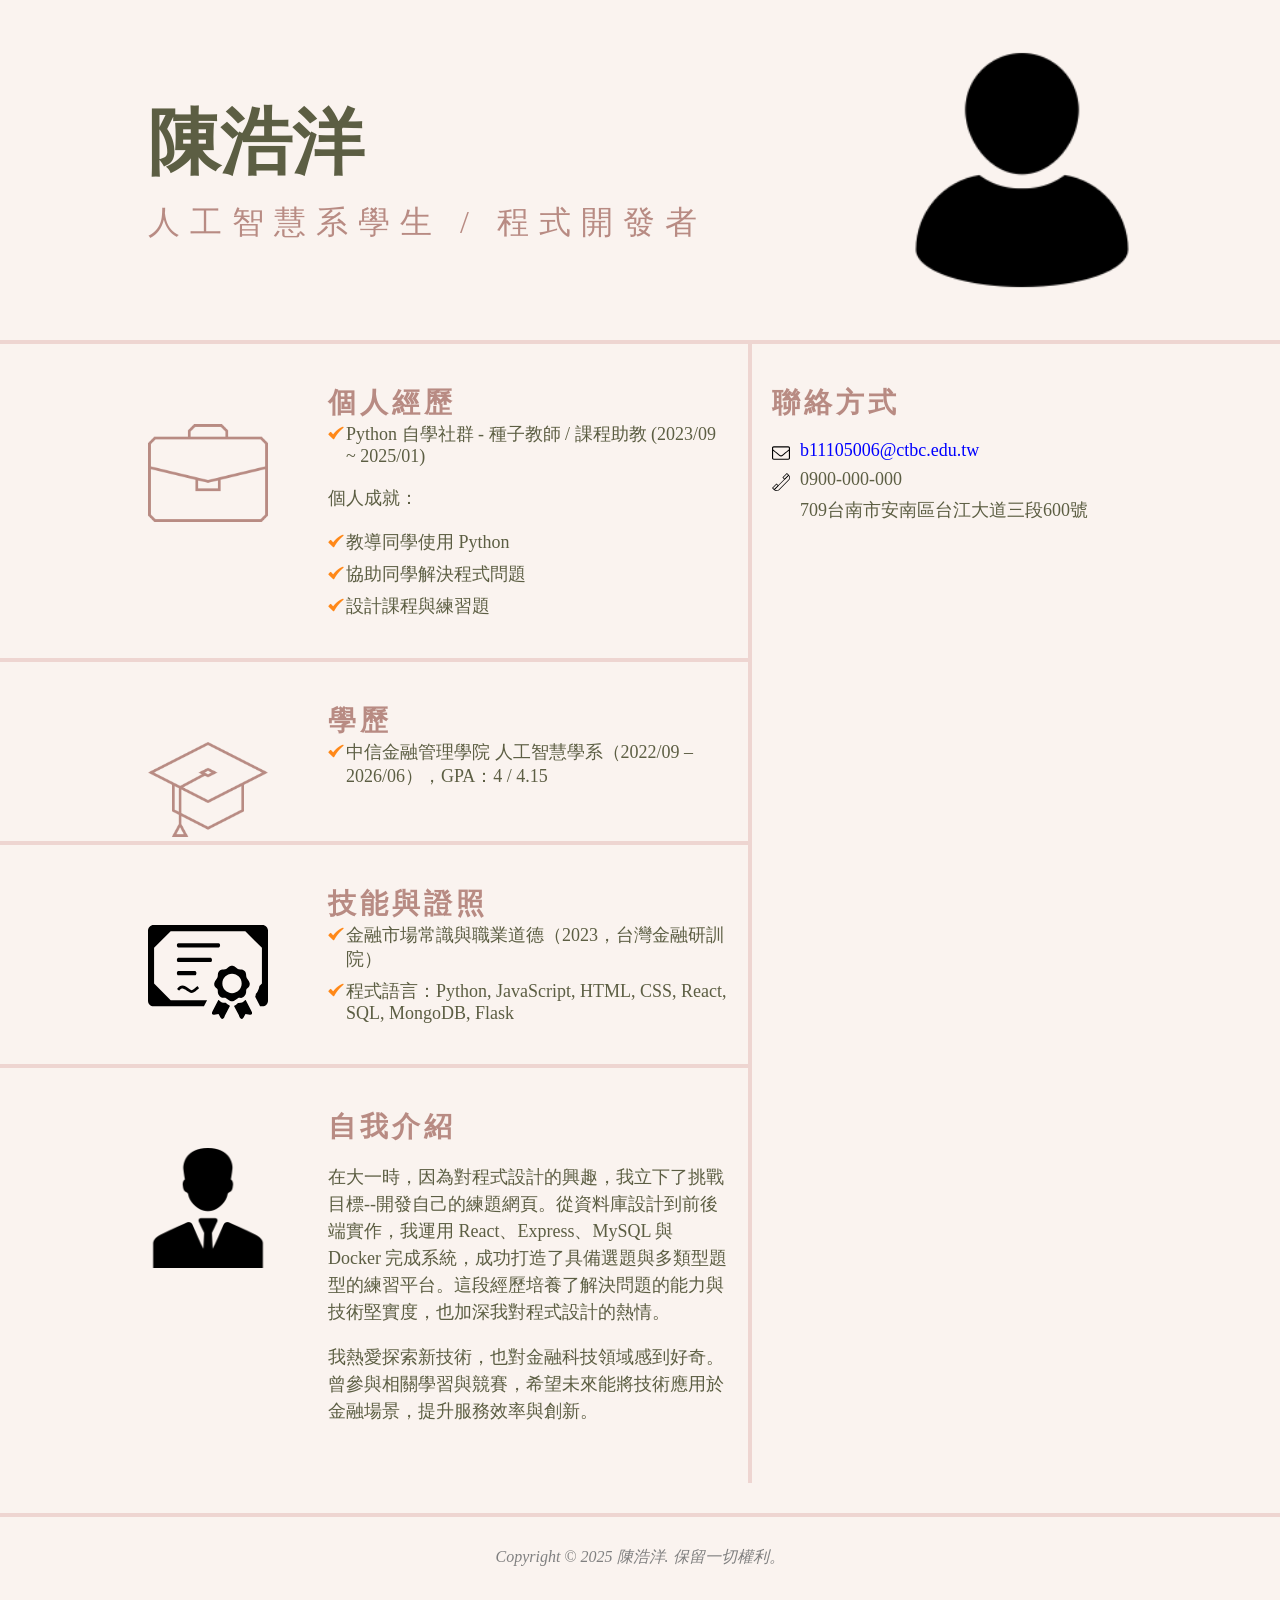
<file: index.html>
<!DOCTYPE html>
<html lang="zh-Hant">
<head>
    <meta charset="UTF-8">
    <meta name="viewport" content="width=device-width, initial-scale=1.0">
    <title>陳浩洋 - 履歷</title>
    <link rel="stylesheet" href="./css/resume.css">
</head>
<body>
    <header class="header">
        <div class="content_block">
            <div class="left_block">
                <h1 class="name">陳浩洋</h1>
                <p class="job_title">人工智慧系學生 / 程式開發者</p>
            </div>
            <div class="right_block">
                <div class="avatar_block">
                    <img src="./images/avatar.png" alt="大頭照">
                </div>
            </div>
        </div>
    </header>
    <div class="full_block">
        <main class="main">
            <section class="common_sec">
                <div class="left_block">
                    <img src="./images/briefcase.png" alt="工作 icon">
                </div>
                <div class="right_block">
                    <h1 class="title1">個人經歷</h1>
                    <ul class="list">
                        <li>Python 自學社群 - 種子教師 / 課程助教 (2023/09 ~ 2025/01)</li>
                    </ul>
                    <p class="para">個人成就：</p>
                    <ul class="list">
                        <li>教導同學使用 Python</li>
                        <li>協助同學解決程式問題</li>
                        <li>設計課程與練習題</li>
                    </ul>
                </div>
            </section>
            <div class="hr"></div>
            <section class="common_sec">
                <div class="left_block">
                    <img src="./images/graduation_cap.png" alt="學歷 icon">
                </div>
                <div class="right_block">
                    <h1 class="title1">學歷</h1>
                    <ul class="list">
                        <li>中信金融管理學院 人工智慧學系（2022/09 – 2026/06），GPA：4 / 4.15</li>
                    </ul>
                </div>
            </section>
            <div class="hr"></div>
            <section class="common_sec">
                    <div class="left_block">
                        <img src="./images/certificate.svg" alt="證照 icon" style="color:#B88B83;">
                    </div>
                    <div class="right_block">
                        <h1 class="title1">技能與證照</h1>
                        <ul class="list">
                            <li>金融市場常識與職業道德（2023，台灣金融研訓院）</li>
                            <li>程式語言：Python, JavaScript, HTML, CSS, React, SQL, MongoDB, Flask</li>
                        </ul>
                    </div>
                </section>
            <div class="hr"></div>
            <section class="common_sec">
                <div class="left_block">
                    <img src="./images/businessman.png" alt="自我 icon">
                </div>
                <div class="right_block">
                    <h1 class="title1">自我介紹</h1>
                    <p class="para">在大一時，因為對程式設計的興趣，我立下了挑戰目標--開發自己的練題網頁。從資料庫設計到前後端實作，我運用 React、Express、MySQL 與 Docker 完成系統，成功打造了具備選題與多類型題型的練習平台。這段經歷培養了解決問題的能力與技術堅實度，也加深我對程式設計的熱情。</p>
                    <p class="para">我熱愛探索新技術，也對金融科技領域感到好奇。曾參與相關學習與競賽，希望未來能將技術應用於金融場景，提升服務效率與創新。</p>
                </div>
            </section>
        </main>
        <aside class="aside">
            <section class="common_sec">
                <div class="content_block">
                    <h1 class="title1">聯絡方式</h1>
                    <ul class="list">
                        <li><img src="./images/envelope.svg" alt="email icon" class="icon"><a href="mailto:b11105006@ctbc.edu.tw">b11105006@ctbc.edu.tw</a></li>
                        <li><svg xmlns="http://www.w3.org/2000/svg" viewBox="0 0 120 120" class="icon" style="enable-background:new 0 0 120 120" xml:space="preserve"><switch><g><path d="M30.9 120c-6.4 0-12.9-2.4-17.7-7.3l-1.8-1.7 99.5-99.5 1.7 1.7c9.8 9.8 9.8 25.7 0 35.5l-64 64c-4.8 4.9-11.3 7.3-17.7 7.3zm-12.4-9.2c7.9 6.2 19.4 5.6 26.7-1.6l64-64c7.3-7.3 7.8-18.8 1.6-26.7l-92.3 92.3z"/><path d="M84.2 45.1 69.3 30.2 99.5 0l14.9 14.9-30.2 30.2zm-7.9-14.9 7.9 7.9 23.2-23.2L99.5 7 76.3 30.2zM14.9 114.4 0 99.5l30.2-30.2 14.9 14.9-30.2 30.2zM7 99.5l7.9 7.9 23.2-23.2-7.9-7.9L7 99.5z"/></g></switch></svg>0900-000-000</li>
                        <li><svg xmlns="http://www.w3.org/2000/svg" xml:space="preserve" class="icon" width="2048" height="2048" style="shape-rendering:geometricPrecision;text-rendering:geometricPrecision;image-rendering:optimizeQuality;fill-rule:evenodd;clip-rule:evenodd"><defs><style>.fil0,.fil1{fill:#212121;fill-rule:nonzero}.fil1{fill:#66bb6a}</style></defs><g id="Layer_x0020_1"><path class="fil0" d="M274.905 589.238 769.238 443.7l-.017-.058c12.715-3.743 26.06 3.53 29.802 16.245a23.966 23.966 0 0 1 .977 7.277v968.142c0 11.506-8.098 21.12-18.906 23.457L286.76 1604.3l.016.057c-12.714 3.743-26.058-3.53-29.801-16.245a23.966 23.966 0 0 1-.977-7.276V612.695c0-11.507 8.098-21.12 18.906-23.457zM752 498.688 303.999 630.585v918.727L752 1417.417V498.688z"/><path class="fil0" d="M1248 630.585 799.999 498.688v918.728L1248 1549.313V630.585zM782.761 443.7l494.333 145.538c10.808 2.336 18.906 11.95 18.906 23.457v968.142c.05 2.4-.262 4.85-.977 7.276-3.743 12.715-17.087 19.988-29.801 16.245l.016-.057-494.333-145.538c-10.808-2.337-18.906-11.95-18.906-23.457V467.164c-.05-2.401.262-4.851.977-7.277 3.743-12.715 17.087-19.988 29.802-16.245l-.017.058z"/><path class="fil0" d="M1266.91 589.238 1761.243 443.7l-.017-.058c12.715-3.743 26.06 3.53 29.802 16.245a23.966 23.966 0 0 1 .977 7.277v968.142c0 11.506-8.098 21.12-18.906 23.457L1278.766 1604.3l.016.057c-12.714 3.743-26.058-3.53-29.801-16.245a23.966 23.966 0 0 1-.977-7.276V612.695c0-11.507 8.098-21.12 18.906-23.457zm477.095-90.55-448.001 131.897v918.727l448.001-131.896V498.688z"/><path class="fil0" d="M270.864 1218.18c-8.332 3.443-14.056 11.232-14.787 20.226-1.465 17.873 16.502 30.945 33.059 24.16l44.386-18.27c8.331-3.444 14.056-11.233 14.787-20.227 1.465-17.872-16.502-30.945-33.06-24.16l-44.385 18.271zm1454.78-203.277c15.703-9.09 16.199-31.424.853-41.164-7.58-4.691-16.917-4.93-24.678-.505l-41.67 23.824c-15.704 9.09-16.2 31.424-.853 41.163 7.579 4.692 16.916 4.932 24.677.506l41.671-23.824zm-166.682 95.297c15.702-9.09 16.199-31.424.853-41.164-7.58-4.69-16.917-4.93-24.678-.505l-41.67 23.824c-15.702 9.09-16.198 31.424-.852 41.164 7.579 4.691 16.917 4.93 24.678.505l41.669-23.824zm-166.68 95.298c15.702-9.091 16.199-31.425.853-41.164-7.58-4.692-16.917-4.931-24.678-.506l-41.67 23.824c-15.702 9.091-16.198 31.425-.852 41.164 7.579 4.691 16.917 4.931 24.678.506l41.669-23.824zm-191.49 36.986c8.065 3.399 17.024 2.207 23.99-3.053 14.57-11.267 11.643-33.878-5.243-41.135l-44.19-18.746c-8.064-3.4-17.023-2.208-23.99 3.053-14.57 11.267-11.642 33.878 5.244 41.134l44.189 18.747zm-176.753-74.985c8.065 3.4 17.024 2.208 23.99-3.053 14.57-11.267 11.643-33.878-5.243-41.134l-44.188-18.746c-8.064-3.399-17.024-2.207-23.99 3.054-14.57 11.266-11.643 33.877 5.244 41.134l44.187 18.745zm-176.752-74.982c8.065 3.399 17.024 2.207 23.99-3.053 14.57-11.267 11.643-33.878-5.244-41.135l-44.187-18.745c-8.064-3.4-17.024-2.207-23.99 3.053-14.57 11.267-11.643 33.878 5.244 41.135l44.187 18.745zm-158.675 5.612c8.332-3.443 14.056-11.232 14.787-20.226 1.465-17.872-16.502-30.945-33.059-24.16l-44.387 18.271c-8.331 3.443-14.056 11.232-14.787 20.226-1.465 17.873 16.502 30.945 33.059 24.16l44.387-18.27zm-177.547 73.084c8.332-3.443 14.056-11.233 14.787-20.227 1.465-17.872-16.502-30.945-33.059-24.16l-44.386 18.271c-8.331 3.443-14.056 11.232-14.787 20.227-1.465 17.872 16.502 30.944 33.06 24.159l44.385-18.27z"/><g id="_460792160"><path id="_460791896" class="fil1" d="M1603.72 685.34c-11.015-11.015-24.027-19.83-38.356-25.765-13.857-5.739-29.174-8.907-45.36-8.907s-31.502 3.168-45.36 8.907c-14.329 5.935-27.342 14.751-38.355 25.765-11.015 11.015-19.83 24.027-25.764 38.355-5.74 13.858-8.91 29.173-8.91 45.36 0 54.13 65.404 147.038 118.382 220.91 52.784-73.901 118.396-166.89 118.396-220.91 0-16.184-3.17-31.5-8.908-45.359-5.935-14.329-14.75-27.341-25.765-38.356zm-20.17-70.016c20.518 8.5 38.868 20.838 54.108 36.078 15.24 15.24 27.579 33.59 36.078 54.108 8.154 19.689 12.657 41.16 12.657 63.545 0 70.367-73.606 173.38-130.877 253.532l-.006.009-7.99 11.19c-7.444 10.445-4.656 6.459-6.553 9.127a23.918 23.918 0 0 1-6.949 7.72c-10.786 7.704-25.775 5.206-33.48-5.58l14.44-10.313-.042.015-14.368 10.224a13684.444 13684.444 0 0 0-12.236-17.112 24.279 24.279 0 0 1-1.27-1.62l.02-.012-.01-.013-.009.006-.16-.225-.1-.13-.042-.054.001-.001-.302-.41.01-.007-.009-.013.062-.044c-57.804-80.536-132.907-185.19-132.907-256.289 0-22.388 4.502-43.857 12.657-63.547 8.497-20.516 20.839-38.866 36.078-54.106 15.238-15.24 33.59-27.579 54.107-36.078 19.69-8.154 41.16-12.657 63.547-12.657 22.385 0 43.856 4.501 63.545 12.657z"/><path id="_460792472" class="fil1" d="M1520 685.439c21.706 0 41.361 8.8 55.587 23.027 14.226 14.227 23.027 33.88 23.027 55.586 0 21.706-8.8 41.361-23.027 55.587-14.227 14.226-33.88 23.027-55.587 23.027-21.705 0-41.36-8.801-55.587-23.027-14.226-14.227-23.027-33.882-23.027-55.587 0-21.706 8.801-41.359 23.027-55.586 14.226-14.227 33.88-23.027 55.587-23.027zm21.65 56.965a30.523 30.523 0 0 0-21.65-8.965 30.523 30.523 0 0 0-21.65 8.965c-5.537 5.538-8.964 13.192-8.964 21.648 0 8.457 3.427 16.111 8.964 21.65 5.539 5.537 13.193 8.964 21.65 8.964 8.456 0 16.111-3.427 21.65-8.964a30.523 30.523 0 0 0 8.964-21.65c0-8.456-3.427-16.11-8.964-21.648z"/></g></g><path style="fill:none" d="M0 0h2048v2048H0z"/></svg>709台南市安南區台江大道三段600號</li>
                    </ul>
                </div>
            </section>
        </aside>
    </div>
    <footer class="footer">
        <p>Copyright &copy; 2025 陳浩洋. 保留一切權利。</p>
    </footer>
</body>
</html>
</file>
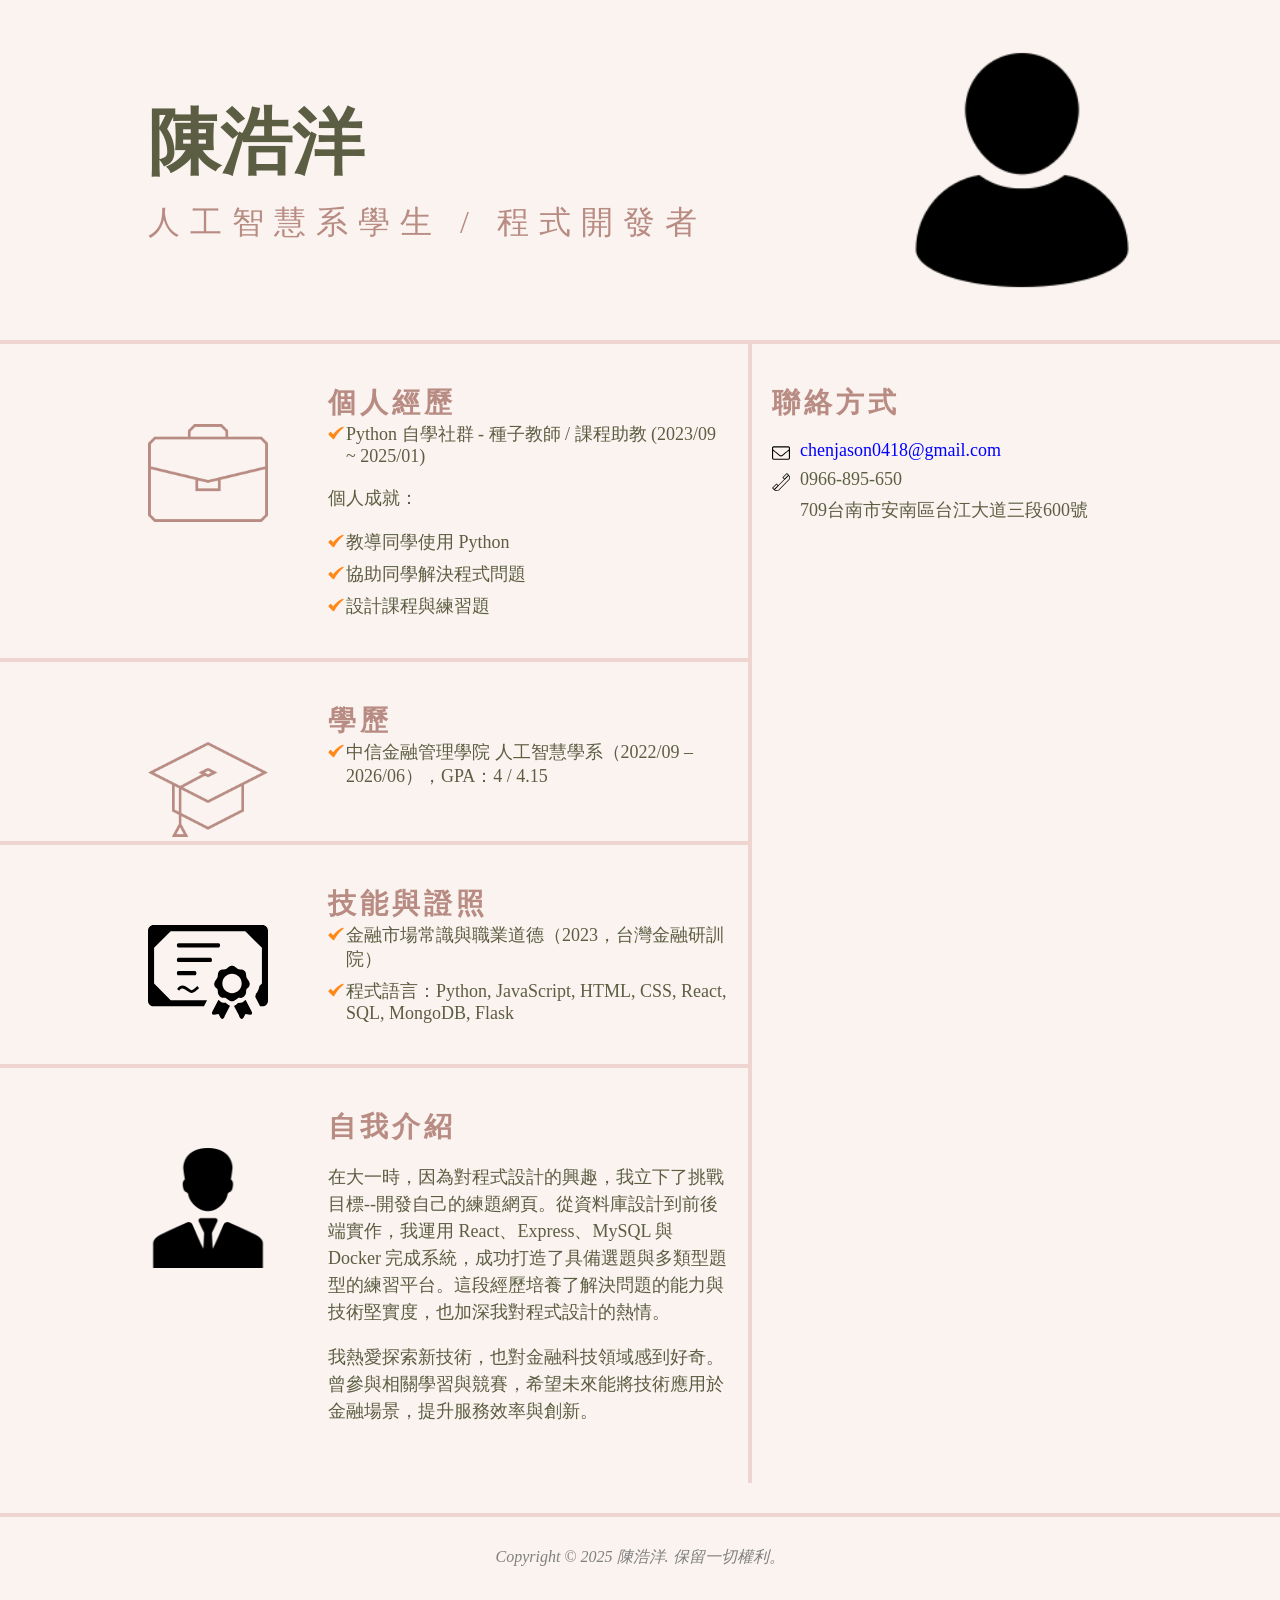
<file: resume.html>
<!DOCTYPE html>
<html lang="zh-Hant">
<head>
    <meta charset="UTF-8">
    <meta name="viewport" content="width=device-width, initial-scale=1.0">
    <title>陳浩洋 - 履歷</title>
    <link rel="stylesheet" href="./css/resume.css">
</head>
<body>
    <header class="header">
        <div class="content_block">
            <div class="left_block">
                <h1 class="name">陳浩洋</h1>
                <p class="job_title">人工智慧系學生 / 程式開發者</p>
            </div>
            <div class="right_block">
                <div class="avatar_block">
                    <img src="./images/avatar.png" alt="大頭照">
                </div>
            </div>
        </div>
    </header>
    <div class="full_block">
        <main class="main">
            <section class="common_sec">
                <div class="left_block">
                    <img src="./images/briefcase.png" alt="工作 icon">
                </div>
                <div class="right_block">
                    <h1 class="title1">個人經歷</h1>
                    <ul class="list">
                        <li>Python 自學社群 - 種子教師 / 課程助教 (2023/09 ~ 2025/01)</li>
                    </ul>
                    <p class="para">個人成就：</p>
                    <ul class="list">
                        <li>教導同學使用 Python</li>
                        <li>協助同學解決程式問題</li>
                        <li>設計課程與練習題</li>
                    </ul>
                </div>
            </section>
            <div class="hr"></div>
            <section class="common_sec">
                <div class="left_block">
                    <img src="./images/graduation_cap.png" alt="學歷 icon">
                </div>
                <div class="right_block">
                    <h1 class="title1">學歷</h1>
                    <ul class="list">
                        <li>中信金融管理學院 人工智慧學系（2022/09 – 2026/06），GPA：4 / 4.15</li>
                    </ul>
                </div>
            </section>
            <div class="hr"></div>
            <section class="common_sec">
                    <div class="left_block">
                        <img src="./images/certificate.svg" alt="證照 icon" style="color:#B88B83;">
                    </div>
                    <div class="right_block">
                        <h1 class="title1">技能與證照</h1>
                        <ul class="list">
                            <li>金融市場常識與職業道德（2023，台灣金融研訓院）</li>
                            <li>程式語言：Python, JavaScript, HTML, CSS, React, SQL, MongoDB, Flask</li>
                        </ul>
                    </div>
                </section>
            <div class="hr"></div>
            <section class="common_sec">
                <div class="left_block">
                    <img src="./images/businessman.png" alt="自我 icon">
                </div>
                <div class="right_block">
                    <h1 class="title1">自我介紹</h1>
                    <p class="para">在大一時，因為對程式設計的興趣，我立下了挑戰目標--開發自己的練題網頁。從資料庫設計到前後端實作，我運用 React、Express、MySQL 與 Docker 完成系統，成功打造了具備選題與多類型題型的練習平台。這段經歷培養了解決問題的能力與技術堅實度，也加深我對程式設計的熱情。</p>
                    <p class="para">我熱愛探索新技術，也對金融科技領域感到好奇。曾參與相關學習與競賽，希望未來能將技術應用於金融場景，提升服務效率與創新。</p>
                </div>
            </section>
        </main>
        <aside class="aside">
            <section class="common_sec">
                <div class="content_block">
                    <h1 class="title1">聯絡方式</h1>
                    <ul class="list">
                        <li><img src="./images/envelope.svg" alt="email icon" class="icon"><a href="mailto:chenjason0418@gmail.com">chenjason0418@gmail.com</a></li>
                        <li><svg xmlns="http://www.w3.org/2000/svg" viewBox="0 0 120 120" class="icon" style="enable-background:new 0 0 120 120" xml:space="preserve"><switch><g><path d="M30.9 120c-6.4 0-12.9-2.4-17.7-7.3l-1.8-1.7 99.5-99.5 1.7 1.7c9.8 9.8 9.8 25.7 0 35.5l-64 64c-4.8 4.9-11.3 7.3-17.7 7.3zm-12.4-9.2c7.9 6.2 19.4 5.6 26.7-1.6l64-64c7.3-7.3 7.8-18.8 1.6-26.7l-92.3 92.3z"/><path d="M84.2 45.1 69.3 30.2 99.5 0l14.9 14.9-30.2 30.2zm-7.9-14.9 7.9 7.9 23.2-23.2L99.5 7 76.3 30.2zM14.9 114.4 0 99.5l30.2-30.2 14.9 14.9-30.2 30.2zM7 99.5l7.9 7.9 23.2-23.2-7.9-7.9L7 99.5z"/></g></switch></svg>0966-895-650</li>
                        <li><svg xmlns="http://www.w3.org/2000/svg" xml:space="preserve" class="icon" width="2048" height="2048" style="shape-rendering:geometricPrecision;text-rendering:geometricPrecision;image-rendering:optimizeQuality;fill-rule:evenodd;clip-rule:evenodd"><defs><style>.fil0,.fil1{fill:#212121;fill-rule:nonzero}.fil1{fill:#66bb6a}</style></defs><g id="Layer_x0020_1"><path class="fil0" d="M274.905 589.238 769.238 443.7l-.017-.058c12.715-3.743 26.06 3.53 29.802 16.245a23.966 23.966 0 0 1 .977 7.277v968.142c0 11.506-8.098 21.12-18.906 23.457L286.76 1604.3l.016.057c-12.714 3.743-26.058-3.53-29.801-16.245a23.966 23.966 0 0 1-.977-7.276V612.695c0-11.507 8.098-21.12 18.906-23.457zM752 498.688 303.999 630.585v918.727L752 1417.417V498.688z"/><path class="fil0" d="M1248 630.585 799.999 498.688v918.728L1248 1549.313V630.585zM782.761 443.7l494.333 145.538c10.808 2.336 18.906 11.95 18.906 23.457v968.142c.05 2.4-.262 4.85-.977 7.276-3.743 12.715-17.087 19.988-29.801 16.245l.016-.057-494.333-145.538c-10.808-2.337-18.906-11.95-18.906-23.457V467.164c-.05-2.401.262-4.851.977-7.277 3.743-12.715 17.087-19.988 29.802-16.245l-.017.058z"/><path class="fil0" d="M1266.91 589.238 1761.243 443.7l-.017-.058c12.715-3.743 26.06 3.53 29.802 16.245a23.966 23.966 0 0 1 .977 7.277v968.142c0 11.506-8.098 21.12-18.906 23.457L1278.766 1604.3l.016.057c-12.714 3.743-26.058-3.53-29.801-16.245a23.966 23.966 0 0 1-.977-7.276V612.695c0-11.507 8.098-21.12 18.906-23.457zm477.095-90.55-448.001 131.897v918.727l448.001-131.896V498.688z"/><path class="fil0" d="M270.864 1218.18c-8.332 3.443-14.056 11.232-14.787 20.226-1.465 17.873 16.502 30.945 33.059 24.16l44.386-18.27c8.331-3.444 14.056-11.233 14.787-20.227 1.465-17.872-16.502-30.945-33.06-24.16l-44.385 18.271zm1454.78-203.277c15.703-9.09 16.199-31.424.853-41.164-7.58-4.691-16.917-4.93-24.678-.505l-41.67 23.824c-15.704 9.09-16.2 31.424-.853 41.163 7.579 4.692 16.916 4.932 24.677.506l41.671-23.824zm-166.682 95.297c15.702-9.09 16.199-31.424.853-41.164-7.58-4.69-16.917-4.93-24.678-.505l-41.67 23.824c-15.702 9.09-16.198 31.424-.852 41.164 7.579 4.691 16.917 4.93 24.678.505l41.669-23.824zm-166.68 95.298c15.702-9.091 16.199-31.425.853-41.164-7.58-4.692-16.917-4.931-24.678-.506l-41.67 23.824c-15.702 9.091-16.198 31.425-.852 41.164 7.579 4.691 16.917 4.931 24.678.506l41.669-23.824zm-191.49 36.986c8.065 3.399 17.024 2.207 23.99-3.053 14.57-11.267 11.643-33.878-5.243-41.135l-44.19-18.746c-8.064-3.4-17.023-2.208-23.99 3.053-14.57 11.267-11.642 33.878 5.244 41.134l44.189 18.747zm-176.753-74.985c8.065 3.4 17.024 2.208 23.99-3.053 14.57-11.267 11.643-33.878-5.243-41.134l-44.188-18.746c-8.064-3.399-17.024-2.207-23.99 3.054-14.57 11.266-11.643 33.877 5.244 41.134l44.187 18.745zm-176.752-74.982c8.065 3.399 17.024 2.207 23.99-3.053 14.57-11.267 11.643-33.878-5.244-41.135l-44.187-18.745c-8.064-3.4-17.024-2.207-23.99 3.053-14.57 11.267-11.643 33.878 5.244 41.135l44.187 18.745zm-158.675 5.612c8.332-3.443 14.056-11.232 14.787-20.226 1.465-17.872-16.502-30.945-33.059-24.16l-44.387 18.271c-8.331 3.443-14.056 11.232-14.787 20.226-1.465 17.873 16.502 30.945 33.059 24.16l44.387-18.27zm-177.547 73.084c8.332-3.443 14.056-11.233 14.787-20.227 1.465-17.872-16.502-30.945-33.059-24.16l-44.386 18.271c-8.331 3.443-14.056 11.232-14.787 20.227-1.465 17.872 16.502 30.944 33.06 24.159l44.385-18.27z"/><g id="_460792160"><path id="_460791896" class="fil1" d="M1603.72 685.34c-11.015-11.015-24.027-19.83-38.356-25.765-13.857-5.739-29.174-8.907-45.36-8.907s-31.502 3.168-45.36 8.907c-14.329 5.935-27.342 14.751-38.355 25.765-11.015 11.015-19.83 24.027-25.764 38.355-5.74 13.858-8.91 29.173-8.91 45.36 0 54.13 65.404 147.038 118.382 220.91 52.784-73.901 118.396-166.89 118.396-220.91 0-16.184-3.17-31.5-8.908-45.359-5.935-14.329-14.75-27.341-25.765-38.356zm-20.17-70.016c20.518 8.5 38.868 20.838 54.108 36.078 15.24 15.24 27.579 33.59 36.078 54.108 8.154 19.689 12.657 41.16 12.657 63.545 0 70.367-73.606 173.38-130.877 253.532l-.006.009-7.99 11.19c-7.444 10.445-4.656 6.459-6.553 9.127a23.918 23.918 0 0 1-6.949 7.72c-10.786 7.704-25.775 5.206-33.48-5.58l14.44-10.313-.042.015-14.368 10.224a13684.444 13684.444 0 0 0-12.236-17.112 24.279 24.279 0 0 1-1.27-1.62l.02-.012-.01-.013-.009.006-.16-.225-.1-.13-.042-.054.001-.001-.302-.41.01-.007-.009-.013.062-.044c-57.804-80.536-132.907-185.19-132.907-256.289 0-22.388 4.502-43.857 12.657-63.547 8.497-20.516 20.839-38.866 36.078-54.106 15.238-15.24 33.59-27.579 54.107-36.078 19.69-8.154 41.16-12.657 63.547-12.657 22.385 0 43.856 4.501 63.545 12.657z"/><path id="_460792472" class="fil1" d="M1520 685.439c21.706 0 41.361 8.8 55.587 23.027 14.226 14.227 23.027 33.88 23.027 55.586 0 21.706-8.8 41.361-23.027 55.587-14.227 14.226-33.88 23.027-55.587 23.027-21.705 0-41.36-8.801-55.587-23.027-14.226-14.227-23.027-33.882-23.027-55.587 0-21.706 8.801-41.359 23.027-55.586 14.226-14.227 33.88-23.027 55.587-23.027zm21.65 56.965a30.523 30.523 0 0 0-21.65-8.965 30.523 30.523 0 0 0-21.65 8.965c-5.537 5.538-8.964 13.192-8.964 21.648 0 8.457 3.427 16.111 8.964 21.65 5.539 5.537 13.193 8.964 21.65 8.964 8.456 0 16.111-3.427 21.65-8.964a30.523 30.523 0 0 0 8.964-21.65c0-8.456-3.427-16.11-8.964-21.648z"/></g></g><path style="fill:none" d="M0 0h2048v2048H0z"/></svg>709台南市安南區台江大道三段600號</li>
                    </ul>
                </div>
            </section>
        </aside>
    </div>
    <footer class="footer">
        <p>Copyright &copy; 2025 陳浩洋. 保留一切權利。</p>
    </footer>
</body>
</html>
</file>
<file: css/resume.css>
* {
  box-sizing: border-box;
}
html{
  --main-width: 1024px;
  --border-color: #EED5D1;
  --aside-width: 400px;
}
body{
  background-color: #FAF3EF;
  margin: 0;
}
div.hr{
  width: 100%;
  height: 4px;
  background-color: var(--border-color);
}

header.header{
  min-width: var(--main-width);
  border-bottom: 4px solid var(--border-color);

  padding: 40px 0;
}
header.header div.content_block{
  width: var(--main-width);
  max-width: 100%;
  margin: 0 auto;
  font-size: 0;
  padding-left: 20px;
}

header.header div.content_block div.left_block, header.header div.content_block div.right_block{
  display: inline-block;
  font-size: 16px;
  vertical-align: middle;
}
header.header div.content_block div.left_block{
  width: calc(100% - var(--aside-width) - 20px);
  
}
header.header div.content_block div.left_block h1.name{
  margin: 0 0 10px 0;
  font-size: 72px;
  color: #5C5E43;
}
header.header div.content_block div.left_block p.job_title{
  margin: 0;
  font-size: 32px;
  color: #B88B83;
  letter-spacing: 10px;
}

header.header div.content_block div.right_block{
  width: var(--aside-width);
  margin-left: 20px;
  text-align: right;
}

header.header div.content_block div.right_block div.avatar_block{
  width: 260px;
  display: inline-block;
}
header.header div.content_block div.right_block div.avatar_block img{
  width: 100%;
  vertical-align: bottom;
}

footer.footer{
  width: 100%;
  min-width: var(--main-width);
  text-align: center;
  margin: 30px 0;
  border-top: 4px solid var(--border-color);
  padding-top: 30px;
}
footer.footer p{
  margin: 0;
  font-style: italic;
  color: gray;
}

div.full_block{
  min-width: var(--main-width);
  display: flex;
  --my-padding: calc((100% - var(--main-width)) / 2);
}

div.full_block main.main{
  flex-basis: calc(var(--main-width) - var(--aside-width) + var(--my-padding) );
  border-right: 4px solid var(--border-color);
  flex-shrink: 0;
}
div.full_block aside.aside{
  flex-grow: 1;
  flex-basis: calc(var(--aside-width) + var(--my-padding));
  flex-shrink: 0;
}

main.main section.common_sec{
  font-size: 0;
  padding-left: calc((100vw - var(--main-width)) / 2);
}
main.main section.common_sec div.left_block, main.main section.common_sec div.right_block{
  display: inline-block;
  vertical-align: top;
  font-size: 16px;
}
main.main section.common_sec div.left_block{
  width: 160px;
  margin-right: 20px;
  padding-left: 20px;
  padding-top: 80px;
}
main.main section.common_sec div.left_block img{
  width: 120px;
}
main.main section.common_sec div.right_block{
  width: calc(100% - 160px - 20px);
  padding: 40px 20px;
}
main.main section.common_sec div.right_block h1.title1{
  font-size: 28px;
  color: #B88B83;
  margin: 0;
  letter-spacing: 4px;
}
main.main section.common_sec div.right_block p.para{
  color: #5C5E43;
  line-height: 1.5;
  font-size: 18px;
}
main.main section.common_sec div.right_block ul.list{
  margin: 0;
  padding: 0;
  list-style: none;
  color: #5C5E43;
  font-size: 18px;
}
main.main section.common_sec div.right_block ul.list > li{
  margin-bottom: 8px;
  position: relative;
  padding-left: 18px;
}
main.main section.common_sec div.right_block ul.list > li:last-child{
  margin-bottom: 0;
}
main.main section.common_sec div.right_block ul.list > li::before{
  content: "";
  display: inline-block;
  width: 16px;
  height: 16px;

  position: absolute;
  top: 3px;
  left: 0;
  background-image: url("../images/check.png");
  background-size: contain;
}
main.main section.common_sec div.right_block ul.list > li a{
  color: blue;
  text-decoration: none;
}

aside.aside section.common_sec{
  padding-right: calc((100vw - var(--main-width)) / 2);
}

aside.aside section.common_sec div.content_block{
  width: 100%;
  padding: 40px 20px;
}
aside.aside section.common_sec div.content_block h1.title1{
  margin: 0;
  font-size: 28px;
  color: #B88B83;
  letter-spacing: 4px;
}
aside.aside section.common_sec div.content_block ul.list{
  list-style: none;
  margin: 18px 0 0 0;
  padding: 0;
}
aside.aside section.common_sec div.content_block ul.list > li{
  margin-bottom: 8px;
  padding-left: 28px;
  color: #5C5E43;
  font-size: 18px;
  position: relative;
}
aside.aside section.common_sec div.content_block ul.list > li:last-child{
  margin-bottom: 0;
}
aside.aside section.common_sec div.content_block ul.list > li img.icon{
  width: 18px;
  position: absolute;
  top: 4px;
  left: 0;
}
aside.aside section.common_sec div.content_block ul.list > li .icon{
  width: 18px;
  position: absolute;
  top: 4px;
  left: 0;
}
aside.aside section.common_sec div.content_block ul.list > li a{
  display: inline-block;
  color: blue;
  text-decoration: none;
}
</file>
